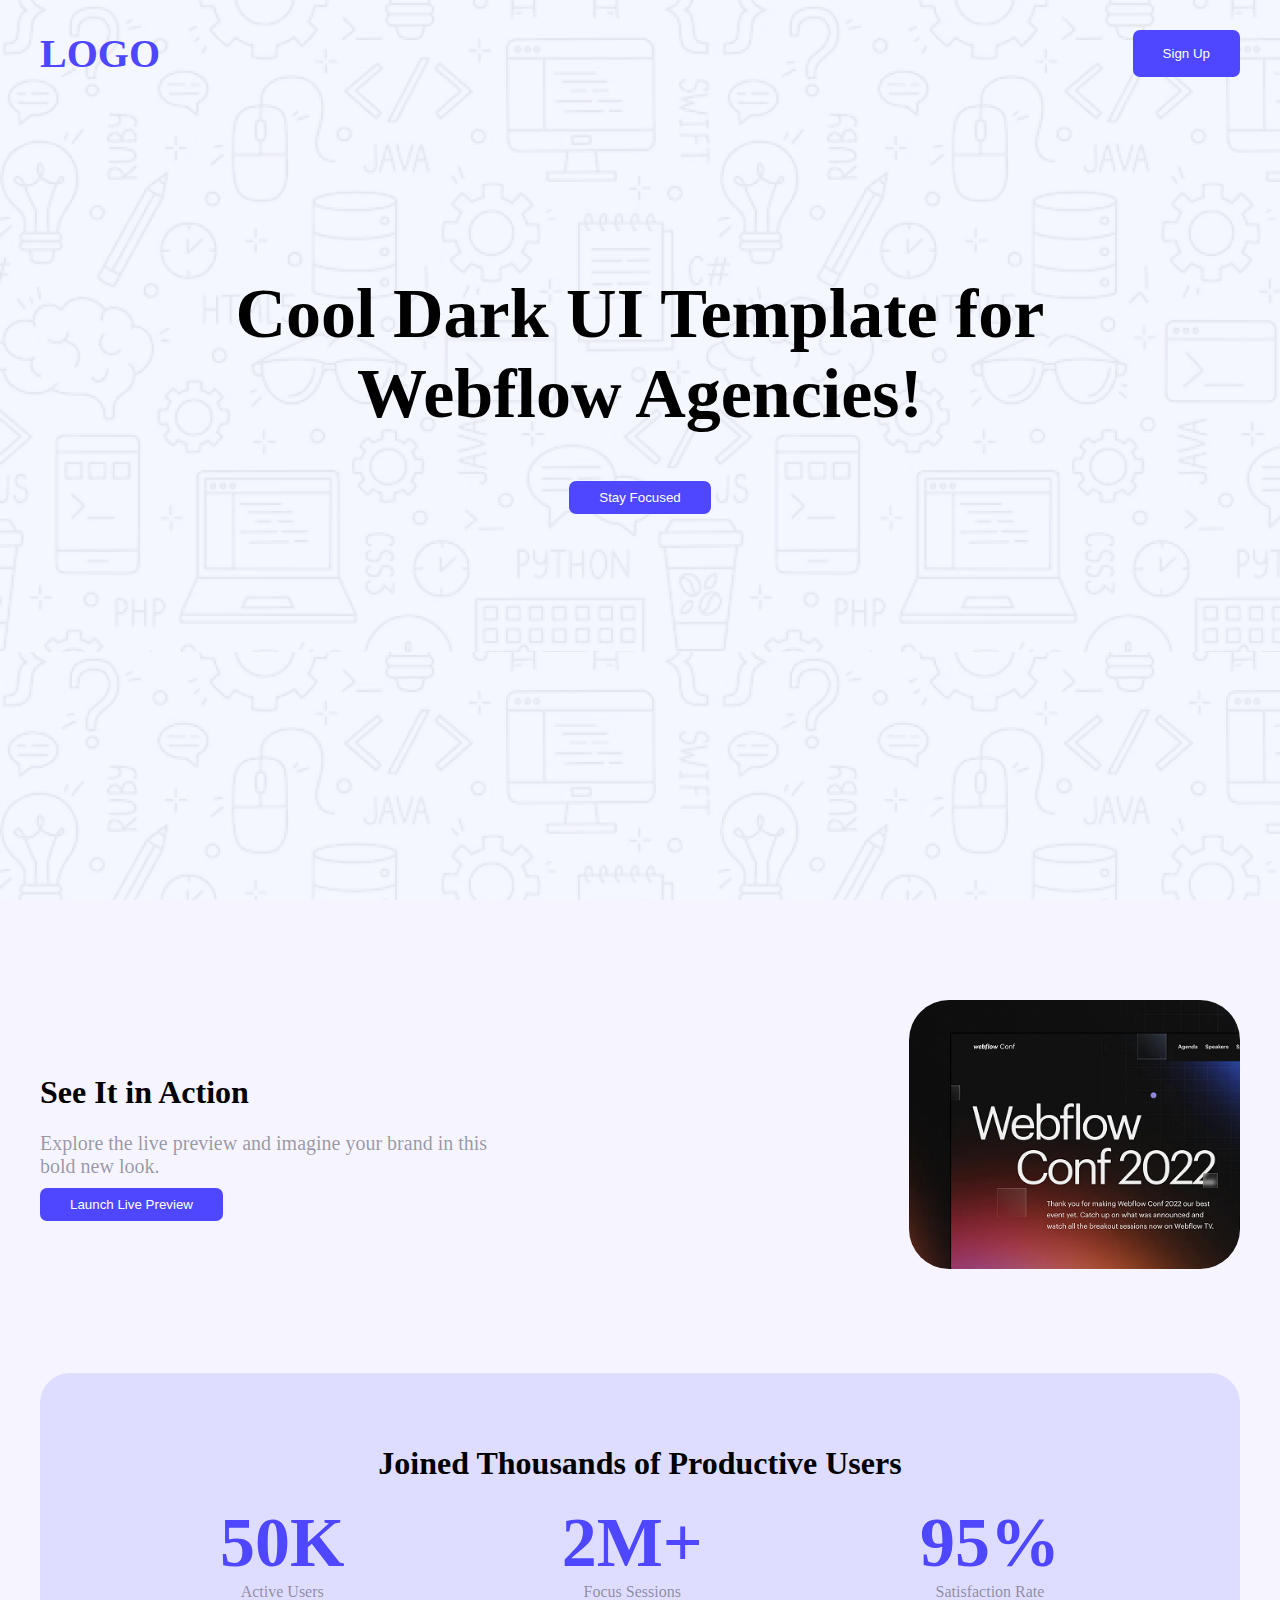
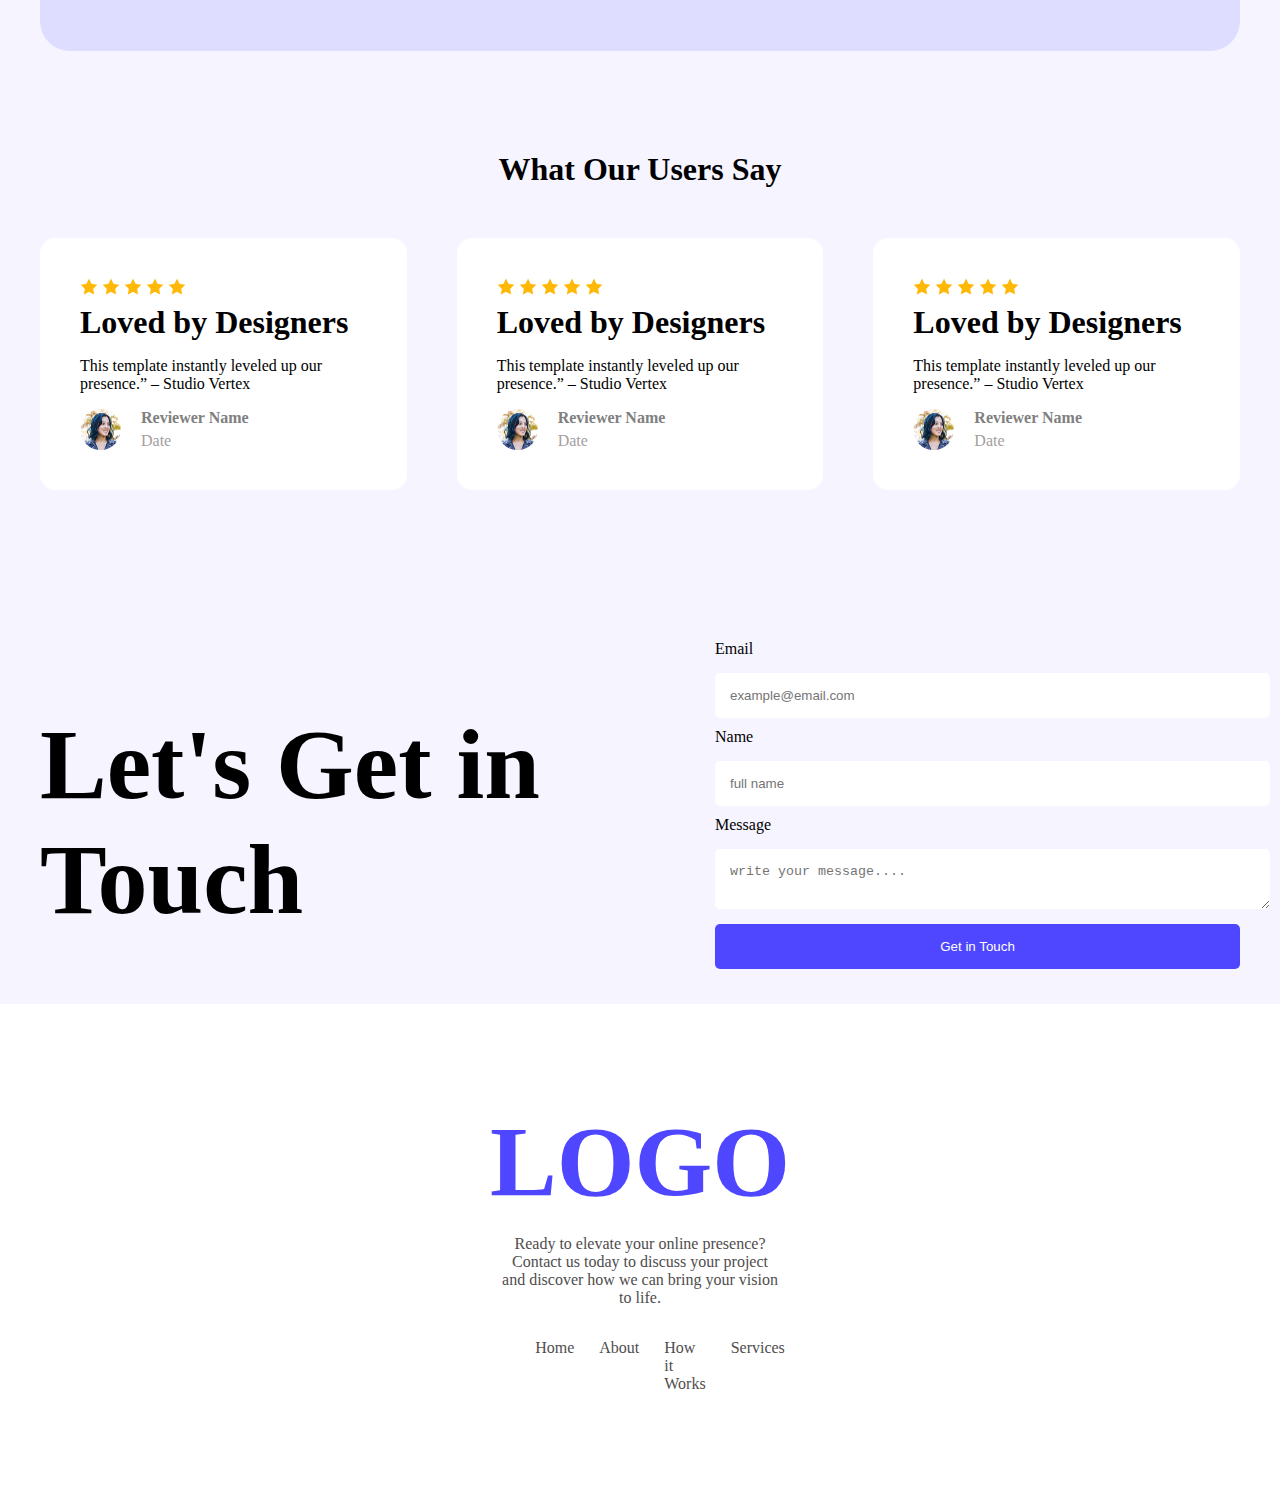
<file: index.html>
<!DOCTYPE html>
<html lang="en">
<head>
    <meta charset="UTF-8">
    <meta name="viewport" content="width=device-width, initial-scale=1.0">
    <title>Assignment-1</title>
    <link rel="stylesheet" href="style.css">
</head>
<body>
  <!-- HEADER SECRTION -->
    <header>
        <nav class="nav-style">
            <div class="logo-style">LOGO</div>
            <button class="btn">Sign Up</button>
        </nav>
        <div class="banner">
            <h1 class="banner-text">
                Cool Dark UI Template for Webflow Agencies!
            </h1>
            <button class="btn">Stay Focused</button>
        </div>
    </header>

    <main>
        <!-- ACTION SECTION -->
        <div class="action-style">
            <div class="action-left">
            <h1>
                See It in Action
            </h1>
            <p class="action-subtitle">Explore the live preview and imagine your brand in this bold new look.</p>
            <button class="btn">
                Launch Live Preview
            </button>
            </div>
            <div>   
                <img style="border-radius:40px"  width="100%" src="./Assets/wc-mini.png" alt="">
            </div>
        </div>

         <!-- Productive Users Section -->
          <div class="user-section">
            <h1 style="text-align: center;">Joined Thousands of Productive Users</h1>
            <div class="user-style">
                  <div class="user-details">
                <h1>
                    50K
                </h1>
                <p>
                    Active Users
                </p>
            </div>  <div class="user-details">
                <h1>
                    2M+
                </h1>
                <p>
                    Focus Sessions
                </p>
            </div>  <div class="user-details">
                <h1>
                    95%
                </h1>
                <p>
                    Satisfaction Rate
                </p>
            </div>
            </div>
          </div>


          <!-- Users Feedback Section -->
          <h1 style="text-align: center;">What Our Users Say</h1>
          <div class="card">
            <div class="review-card">
                <img src="./Assets/icon-star.png" alt="">
                <img src="./Assets/icon-star.png" alt="">
                <img src="./Assets/icon-star.png" alt="">
                <img src="./Assets/icon-star.png" alt="">
                <img src="./Assets/icon-star.png" alt="">

                <h1 >Loved by Designers</h1>
                <p>
                    This template instantly leveled up our presence.” – Studio Vertex
                </p>

                <div class="review-details">
                    <img src="./Assets/avatar.png" alt="">
                    <div>
                        <p class="reviewer-name">Reviewer Name</p>
                        <p class="reviewer-date">Date</p>
                    </div>
                </div>
            </div>
            <div class="review-card">
                <img src="./Assets/icon-star.png" alt="">
                <img src="./Assets/icon-star.png" alt="">
                <img src="./Assets/icon-star.png" alt="">
                <img src="./Assets/icon-star.png" alt="">
                <img src="./Assets/icon-star.png" alt="">

                <h1>Loved by Designers</h1>
                <p>
                    This template instantly leveled up our presence.” – Studio Vertex
                </p>

                <div class="review-details">
                    <img src="./Assets/avatar.png" alt="">
                    <div>
                        <p class="reviewer-name">Reviewer Name</p>
                        <p class="reviewer-date">Date</p>
                    </div>
                </div>
            </div>
            <div class="review-card">
                <img src="./Assets/icon-star.png" alt="">
                <img src="./Assets/icon-star.png" alt="">
                <img src="./Assets/icon-star.png" alt="">
                <img src="./Assets/icon-star.png" alt="">
                <img src="./Assets/icon-star.png" alt="">

                <h1>Loved by Designers</h1>
                <p>
                    This template instantly leveled up our presence.” – Studio Vertex
                </p>

                <div class="review-details">
                    <img src="./Assets/avatar.png" alt="">
                    <div>
                        <p class="reviewer-name">Reviewer Name</p>
                        <p class="reviewer-date">Date</p>
                    </div>
                </div>
            </div>
          </div>

          <!-- Let’s Get In Touch Section -->

         <div class="form-section">
            <h1>
            Let's Get in Touch
            </h1>

            <form class="input" action="">
                <label for="">Email</label> 
                <input width="100%" class="input-style" type="email" name="" id="" placeholder="example@email.com" >
                <label for="">Name</label>
                <input class="input-style" type="name" name="" id="" placeholder="full name">
                <label for="">Message</label>
                <textarea class="input-style" name="" id=""placeholder="write your message...."></textarea>
                <input width="100%" class="btn input-style" type="submit" value="Get in Touch">
            </form>
         </div>


    </main>
         <!-- FOOTER SECTION -->

         <footer class="footer-style">
            <h1>
                LOGO
            </h1>
            <p>
                Ready to elevate your online presence? Contact us today to discuss your project and discover how we can bring your vision to life.
            </p>
            <ul>
                <li><a href="#">Home</a></li>
                <li><a href="#">About</a></li>
                <li><a href="#">How it Works</a></li>
                <li><a href="#">Services</a></li>
               
            </ul>
         </footer>






</body>
</html>
</file>
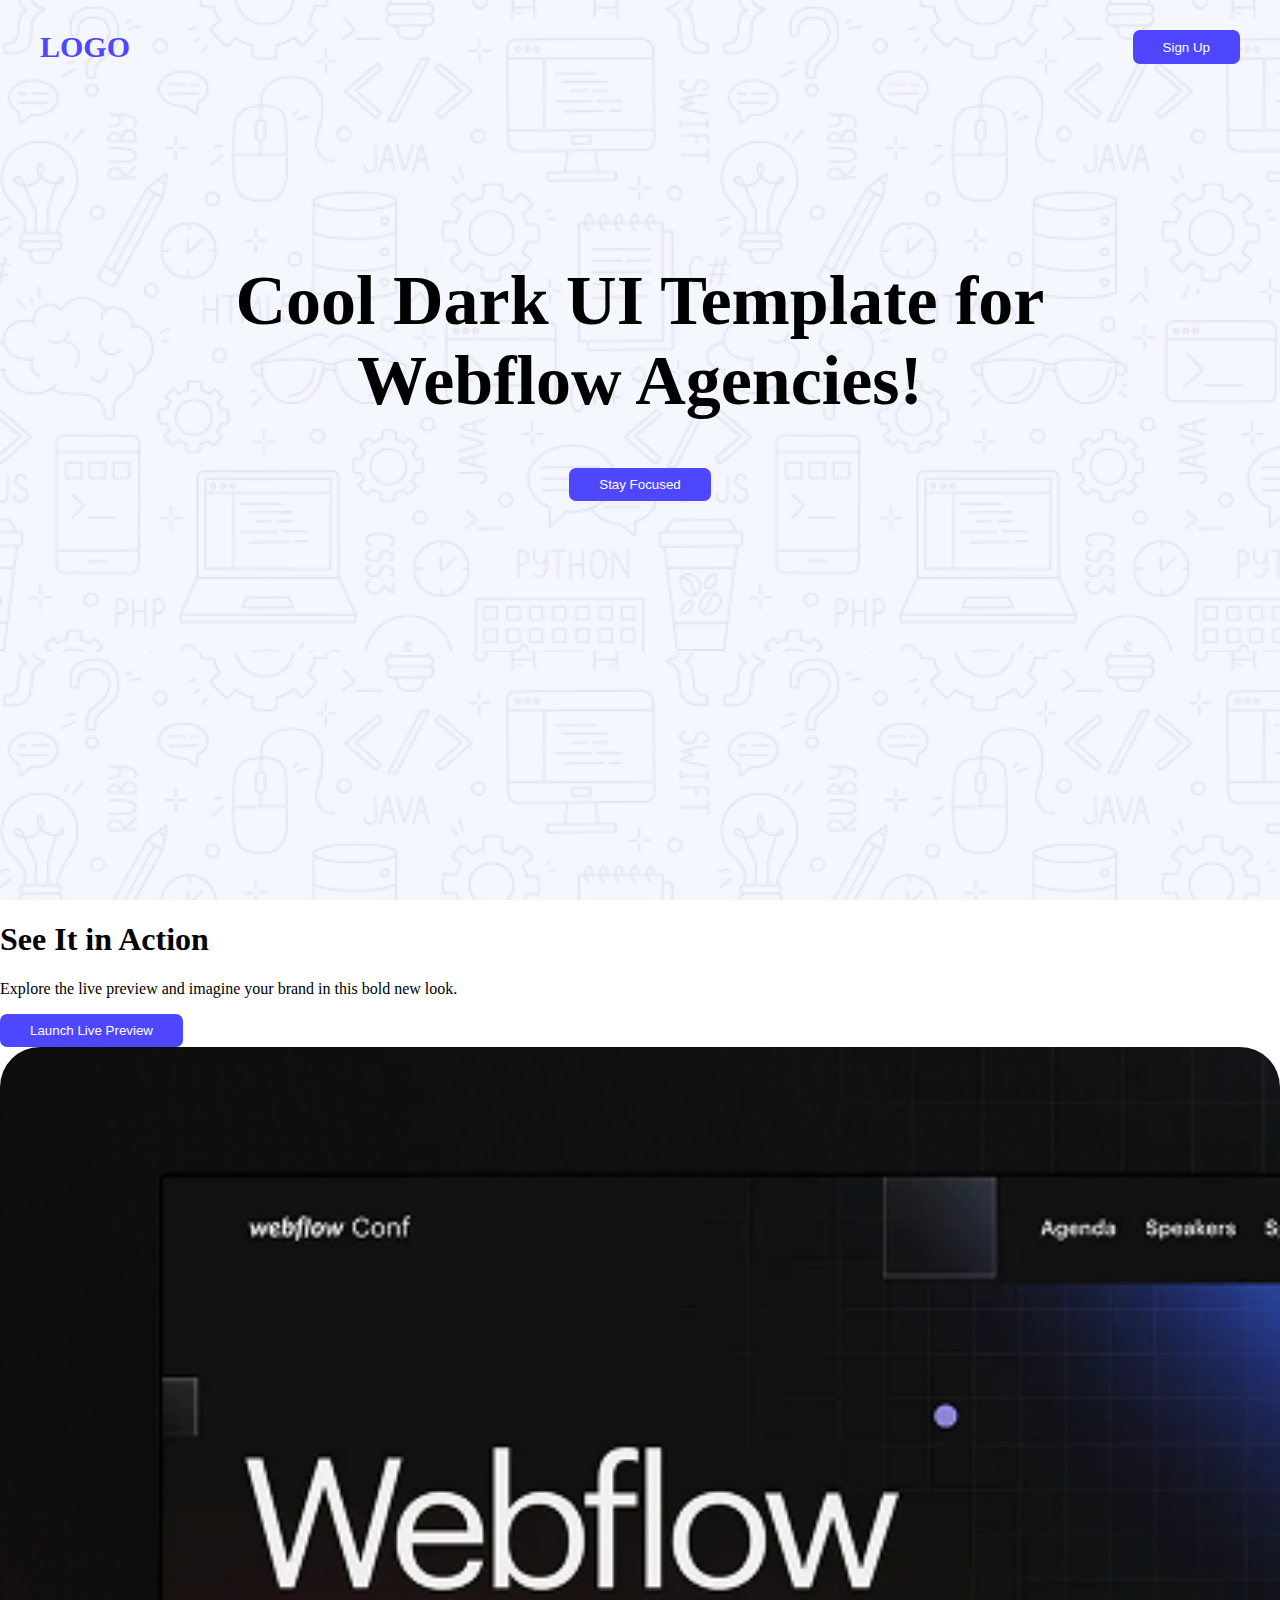
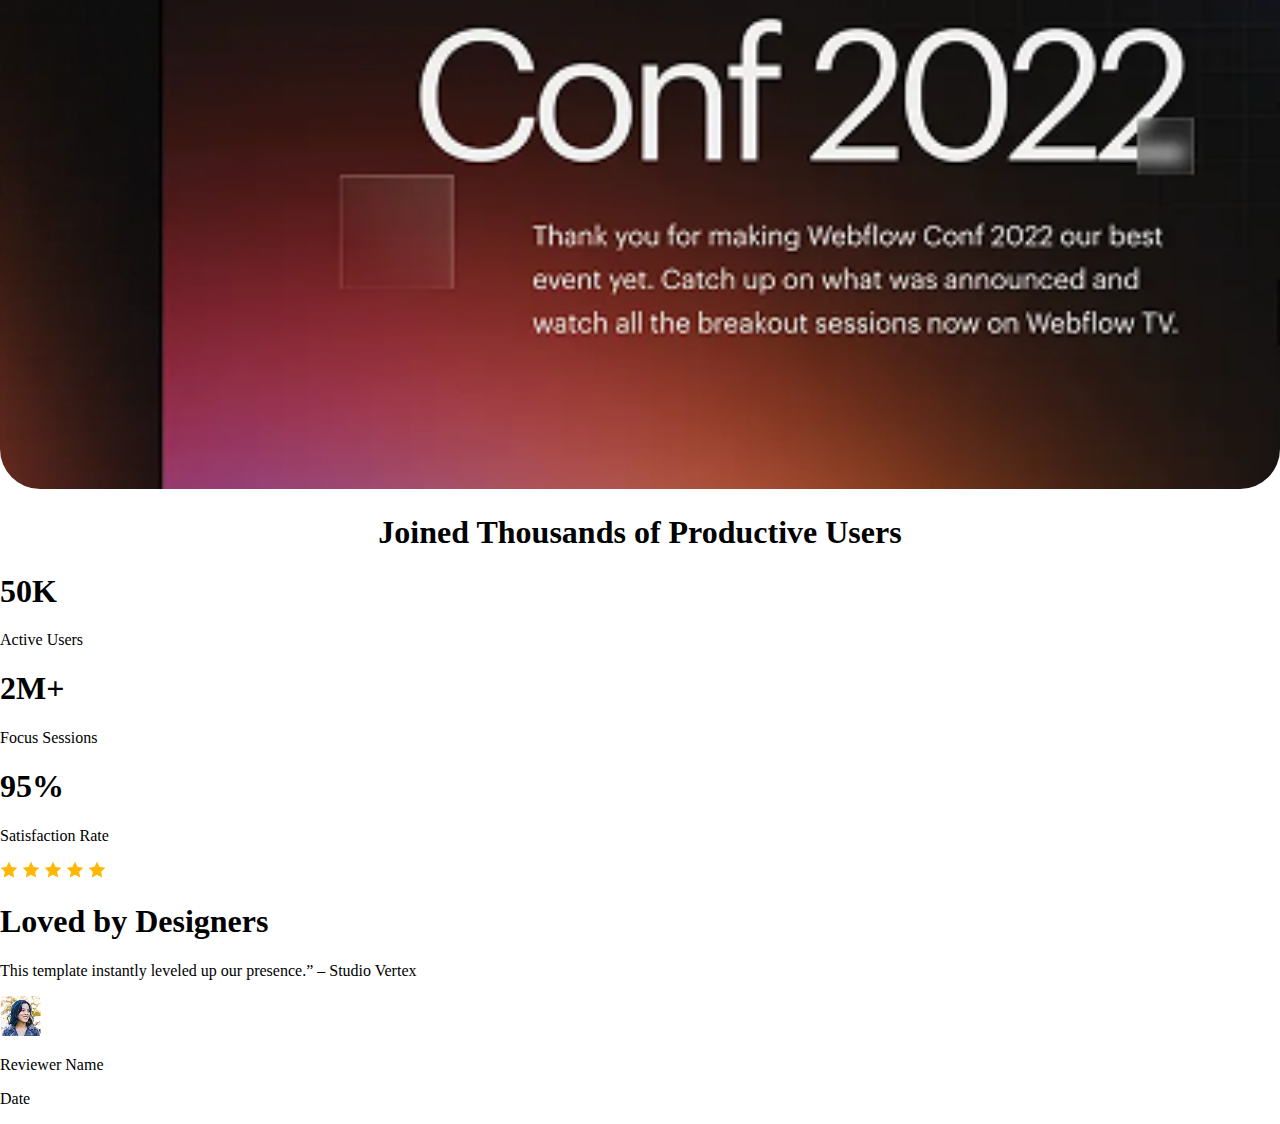
<file: B12A01-landing-launchpad/index.html>
<!DOCTYPE html>
<html lang="en">
<head>
    <meta charset="UTF-8">
    <meta name="viewport" content="width=device-width, initial-scale=1.0">
    <title>Assignment-1</title>
    <link rel="stylesheet" href="style.css">
</head>
<body>
  <!-- HEADER SECRTION -->
    <header>
        <nav class="nav-style">
            <div class="logo-style">LOGO</div>
            <button class="btn">Sign Up</button>
        </nav>
        <div class="banner">
            <h1 class="banner-text">
                Cool Dark UI Template for Webflow Agencies!
            </h1>
            <button class="btn">Stay Focused</button>
        </div>
    </header>

    <main>
        <!-- ACTION SECTION -->
        <div class="action-style">
            <div class="action-left">
            <h1>
                See It in Action
            </h1>
            <p class="action-subtitle">Explore the live preview and imagine your brand in this bold new look.</p>
            <button class="btn">
                Launch Live Preview
            </button>
            </div>
            <div>   
                <img style="border-radius:40px"  width="100%" src="./Assets/wc-mini.png" alt="">
            </div>
        </div>

         <!-- Productive Users Section -->
          <div class="user-section">
            <h1 style="text-align: center;">Joined Thousands of Productive Users</h1>
            <div class="user-style">
                  <div class="user-details">
                <h1>
                    50K
                </h1>
                <p>
                    Active Users
                </p>
            </div>  <div class="user-details">
                <h1>
                    2M+
                </h1>
                <p>
                    Focus Sessions
                </p>
            </div>  <div class="user-details">
                <h1>
                    95%
                </h1>
                <p>
                    Satisfaction Rate
                </p>
            </div>
            </div>
          </div>


          <!-- Users Feedback Section -->

          <div>
            <div class="review-card">
                <img src="./Assets/icon-star.png" alt="">
                <img src="./Assets/icon-star.png" alt="">
                <img src="./Assets/icon-star.png" alt="">
                <img src="./Assets/icon-star.png" alt="">
                <img src="./Assets/icon-star.png" alt="">

                <h1>Loved by Designers</h1>
                <p>
                    This template instantly leveled up our presence.” – Studio Vertex
                </p>

                <div class="review-details">
                    <img src="./Assets/avatar.png" alt="">
                    <div>
                        <p class="reviewer-name">Reviewer Name</p>
                        <p class="reviewer-date">Date</p>
                    </div>
                </div>
            </div>
          </div>



    </main>





</body>
</html>
</file>
<file: style.css>
body { margin: 0;
background-color: #4d47ff0f;
}

main{
     max-width: 1200px;
    margin:0 auto;


}


header{
    height: 100vh;
    background-image: url(./Assets/Hero-bg.png);
}
.nav-style{
    max-width: 1200px;
    margin:0 auto;
    display: flex;
    justify-content: space-between;
    padding: 30px 0;
    
}

.logo-style{
    font-weight: 900;
    font-size: 40px;
    color: #4E47FF;
}

.btn{
    padding: 9px 30px;
    background-color: #4E47FF;
    border-radius: 7px;
    color: white;
    border: none;
    width: fit-content;
    cursor: pointer;
    transition: 0.6s;

}

.btn:hover {background-color: #85838d}
.banner{
    padding: 120px;
    display: flex;
    flex-direction: column;
    align-items: center;
    justify-content: center;
}
.banner-text{
    font-size: 70px;
    text-align: center;
}

.action-style{
    display: flex;
    gap: 400px;
    padding: 100px 0;
}

.action-left{
    display: flex;
    flex-direction: column;
    justify-content: center;
    flex-basis: auto;
}
.action-subtitle{
    font-size: 20px;
    margin: 0 0 10px 0;
    color: #25243273;

}


.user-section{
    background-color: #4d47ff21;
    padding: 50px 180px;
    border-radius: 30px;
    margin-bottom: 100px;
}
.user-style{
    display: flex;
    justify-content: space-between;
    margin-top: 15px;
}

.user-details{
    display: flex;
    flex-direction: column;
    align-items: center;
}

.user-details h1{
    font-size: 70px;
    margin: 0;
    color: #4E47FF;
}
.user-details p{
    color: #25243273;
    margin: 0;
}

.card{
    display: flex;
    gap: 50px;
    margin-top: 30px;
}

.review-card{
    margin-top: 20px;
    background-color: white;
    padding: 40px;
    border-radius: 15px;
}

.review-card h1{
    margin: 5px 0 0 0;
    

}


.review-details{
    display: flex;
    gap: 20px;
}

.review-details img{
    border-radius: 99999px;
    
}

.reviewer-name{
    margin: 0%;
    font-weight: 700;
    color: gray;
}
.reviewer-date{
    margin:5px 0 0 0;
    color: rgb(164, 158, 158);
}   


.form-section{
    display: flex;
    gap: 150px;
    margin-top: 150px;
}
.form-section h1{
    font-size: 100px;
    width: 50%;

}

.input{
    width: 50%;
}
.input-style{
    margin: 15px 0 10px 0;
    width: 100%;
    display: block;
    border: none;
    border-radius: 5px;
    padding: 15px;
}

.footer-style{
    padding: 100px 500px;
    background-color: white;
    display: flex;
    flex-direction: column;
    align-items: center;
}

.footer-style h1{
    font-size: 100px;
    color: #4E47FF;
    margin: 0;
}
.footer-style p{
    text-align: center;
    color: rgb(79, 77, 77);


}
.footer-style ul{
    display: flex;
    gap: 25px;
}

.footer-style ul li{
    list-style: none;
}
.footer-style ul a{
    text-decoration: none;
    color: rgb(79, 77, 77);

}
</file>
<file: B12A01-landing-launchpad/style.css>
body { margin: 0;}


header{
    height: 100vh;
    background-image: url(./Assets/Hero-bg.png);
}
.nav-style{
    max-width: 1200px;
    margin:0 auto;
    display: flex;
    justify-content: space-between;
    padding: 30px 0;
}

.logo-style{
    font-weight: 900;
    font-size: 30px;
    color: #4E47FF;
}

.btn{
    padding: 9px 30px;
    background-color: #4E47FF;
    border-radius: 7px;
    color: white;
    border: none;
    

}
.banner{
    padding: 120px;
    display: flex;
    flex-direction: column;
    align-items: center;
    justify-content: center;
    flex-basis: auto;

}
.banner-text{
    font-size: 70px;
    text-align: center;
}
</file>
